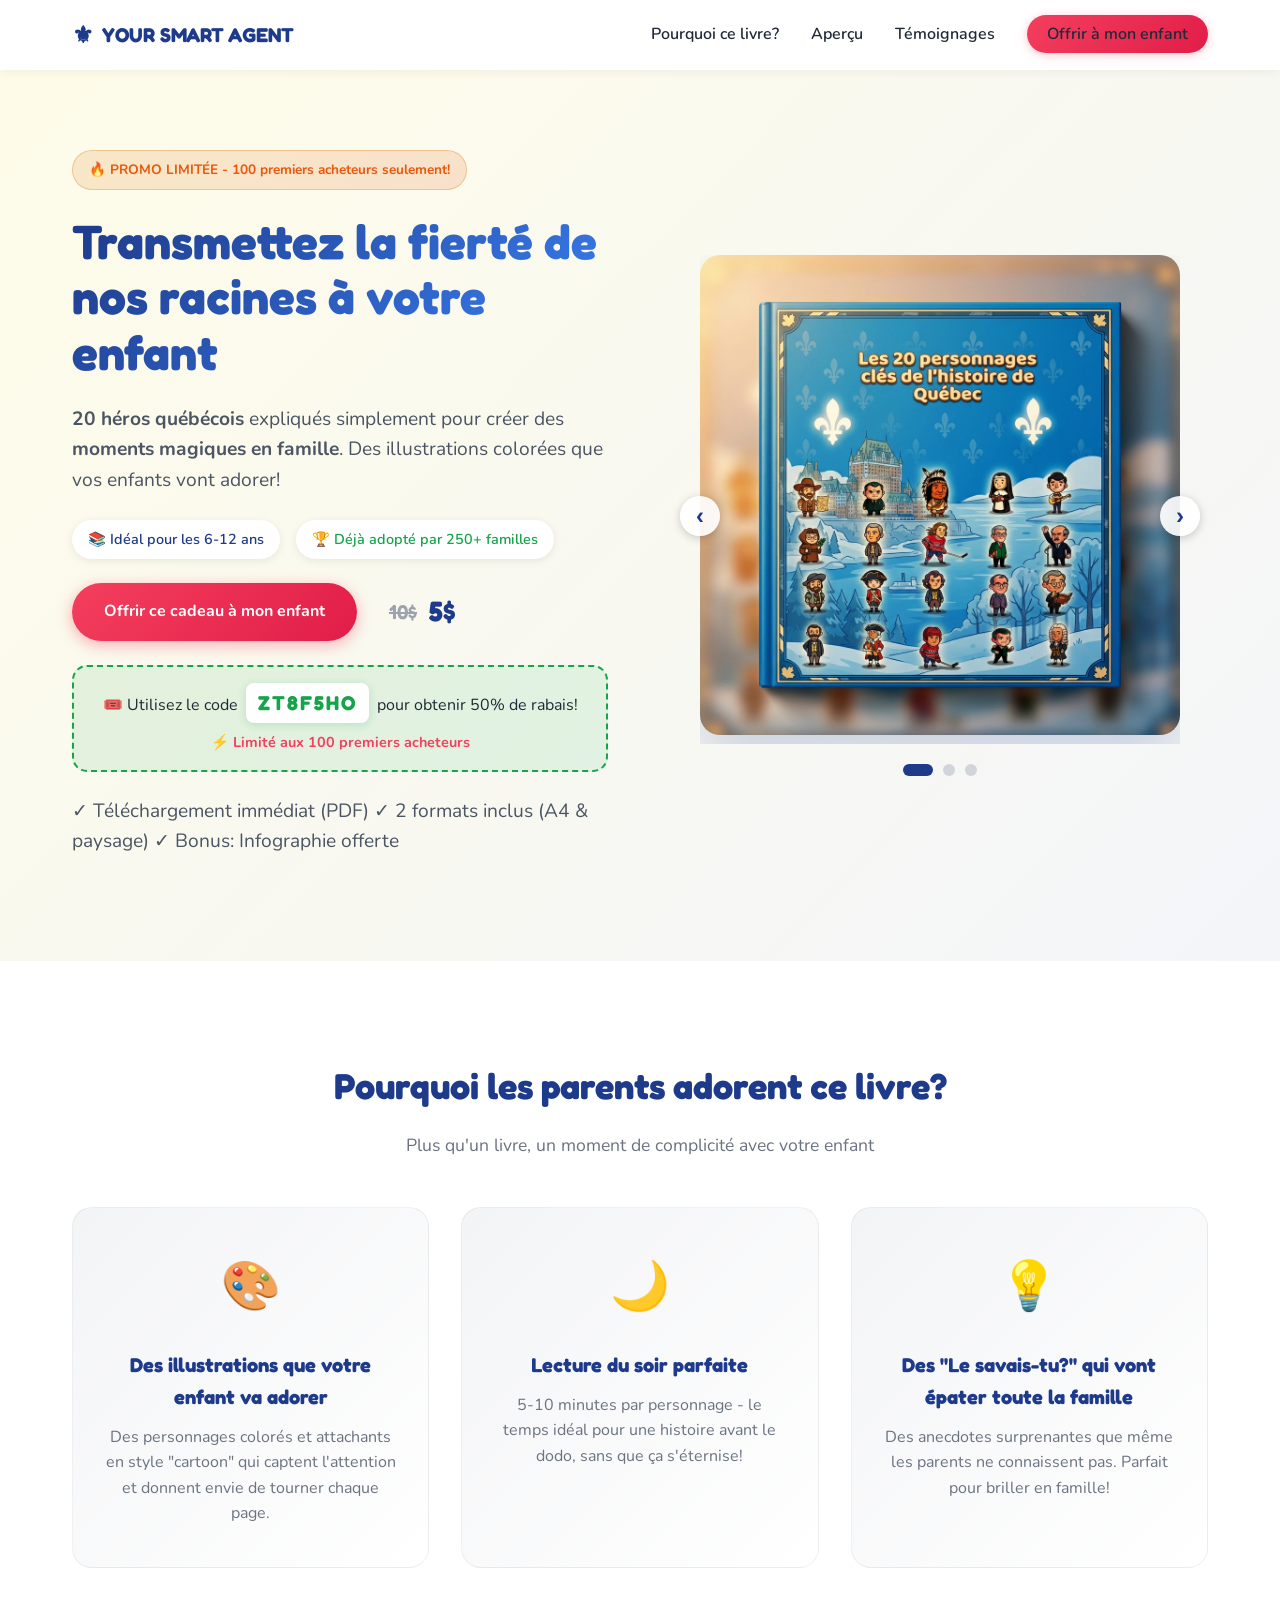
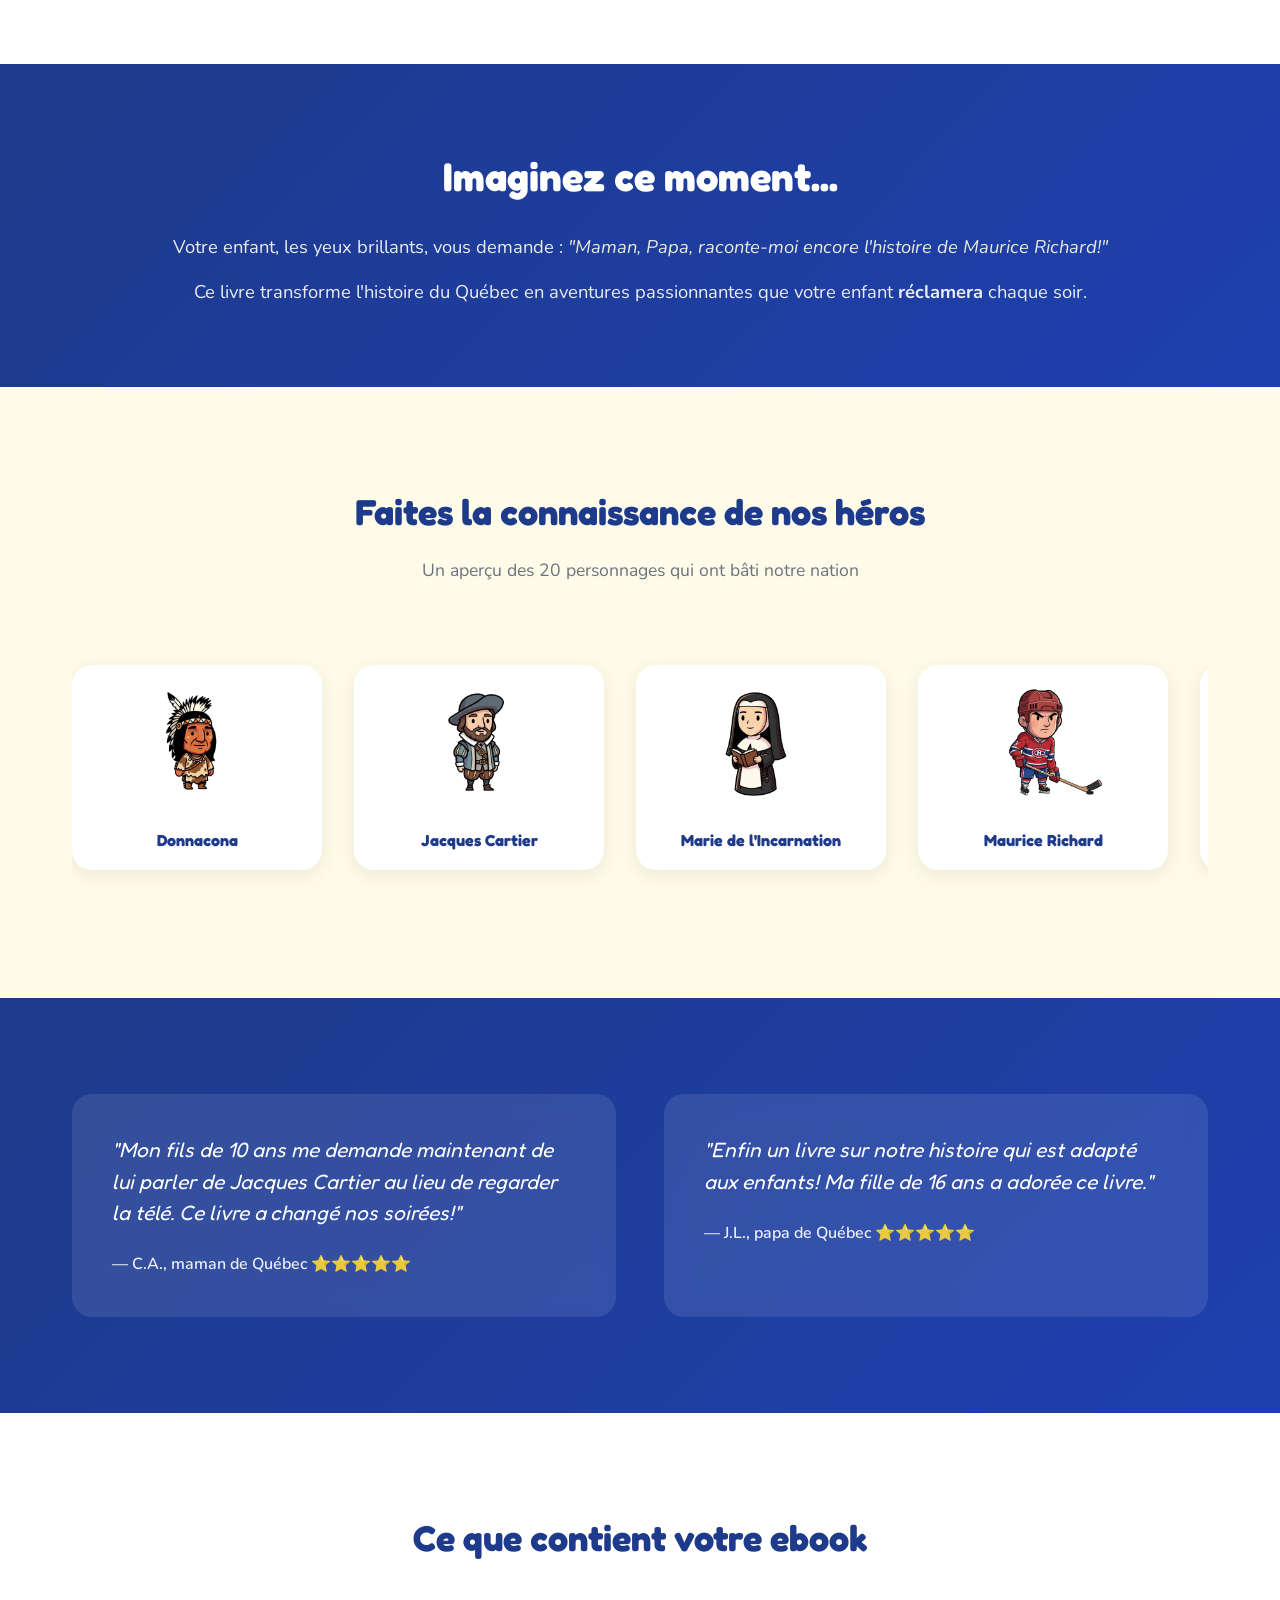
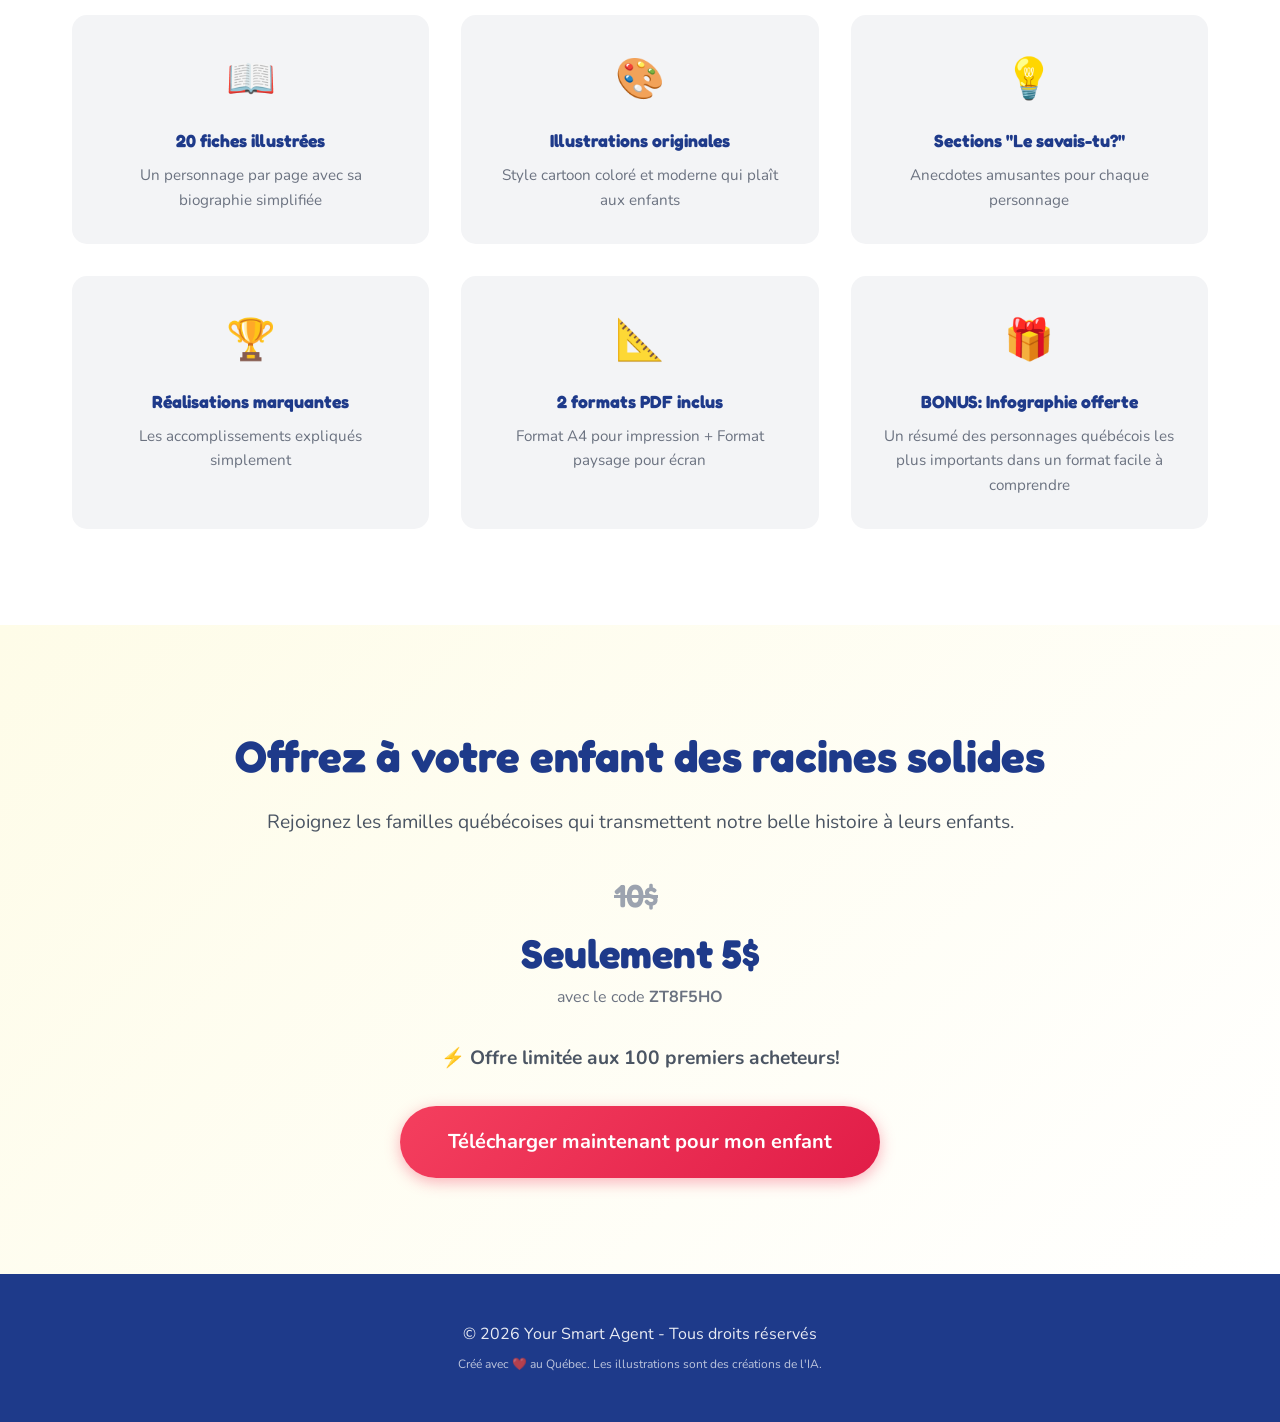
<file: ebook/index.html>
<!DOCTYPE html>
<html lang="fr">

<head>
    <meta charset="UTF-8">
    <meta name="viewport" content="width=device-width, initial-scale=1.0">
    <title>20 Personnages Clés de l'Histoire du Québec | Ebook Illustré pour Enfants</title>
    <meta name="description"
        content="Transmettez la fierté de nos racines à votre enfant. 20 héros québécois expliqués simplement pour créer des moments magiques en famille. Idéal 6-12 ans.">
    <link rel="stylesheet" href="style.css">
    <link rel="preconnect" href="https://fonts.googleapis.com">
    <link rel="preconnect" href="https://fonts.gstatic.com" crossorigin>
    <link
        href="https://fonts.googleapis.com/css2?family=Fredoka:wght@300..700&family=Nunito:ital,wght@0,200..1000;1,200..1000&display=swap"
        rel="stylesheet">

    <!-- Google tag (gtag.js) -->
    <script async src="https://www.googletagmanager.com/gtag/js?id=G-PY5T7MBMWX"></script>
    <script>
        window.dataLayer = window.dataLayer || [];
        function gtag() { dataLayer.push(arguments); }
        gtag('js', new Date());

        gtag('config', 'G-PY5T7MBMWX');
    </script>
</head>

<body>
    <nav class="navbar">
        <div class="container">
            <div class="logo">
                <span class="fleur-de-lys">⚜</span> YOUR SMART AGENT
            </div>
            <ul class="nav-links">
                <li><a href="#about">Pourquoi ce livre?</a></li>
                <li><a href="#previews">Aperçu</a></li>
                <li><a href="#testimonials">Témoignages</a></li>
                <li><a href="https://yoursmartagent.gumroad.com/l/ebook-histoire-quebec" class="btn-primary-sm">Offrir à
                        mon enfant</a></li>
            </ul>
        </div>
    </nav>

    <header class="hero">
        <div class="container hero-split">
            <div class="hero-content">
                <span class="badge">🔥 PROMO LIMITÉE - 100 premiers acheteurs seulement!</span>
                <h1>Transmettez la fierté de nos racines à votre enfant</h1>
                <p><strong>20 héros québécois</strong> expliqués simplement pour créer des <strong>moments magiques en
                        famille</strong>. Des illustrations colorées que vos enfants vont adorer!</p>

                <div class="trust-badges">
                    <span class="age-badge">📚 Idéal pour les 6-12 ans</span>
                    <span class="social-proof">🏆 Déjà adopté par 250+ familles</span>
                </div>

                <div class="cta-group">
                    <a href="https://yoursmartagent.gumroad.com/l/ebook-histoire-quebec"
                        class="btn-primary pulse">Offrir ce cadeau à mon enfant</a>
                    <div class="price-promo">
                        <span class="price-original">10$</span>
                        <span class="price">5$</span>
                    </div>
                </div>
                <div class="coupon-box">
                    <p>🎟️ Utilisez le code <strong class="coupon-code">ZT8F5HO</strong> pour obtenir 50% de rabais!</p>
                    <p class="coupon-limit">⚡ Limité aux 100 premiers acheteurs</p>
                </div>
                <p class="trust-note text-sm">✓ Téléchargement immédiat (PDF) ✓ 2 formats inclus (A4 & paysage) ✓ Bonus:
                    Infographie offerte</p>

            </div>
            <div class="hero-image">
                <div class="carousel-container">
                    <div class="carousel-slides">
                        <div class="carousel-slide active">
                            <img src="images/thumbnail.png" alt="Couverture de l'Ebook 20 Personnages du Québec"
                                class="floating-mockup">
                        </div>
                        <div class="carousel-slide">
                            <img src="images/Capture-Page-7.PNG" alt="Aperçu page 7 - Exemple de personnage"
                                class="floating-mockup">
                        </div>
                        <div class="carousel-slide">
                            <img src="images/Capture-page-16.PNG" alt="Aperçu page 16 - Exemple de personnage"
                                class="floating-mockup">
                        </div>
                    </div>
                    <button class="carousel-btn carousel-prev" aria-label="Image précédente">‹</button>
                    <button class="carousel-btn carousel-next" aria-label="Image suivante">›</button>
                    <div class="carousel-dots">
                        <span class="dot active" data-slide="0"></span>
                        <span class="dot" data-slide="1"></span>
                        <span class="dot" data-slide="2"></span>
                    </div>
                </div>
            </div>
        </div>
    </header>

    <section id="about" class="features">
        <div class="container">
            <h2 class="section-title text-center">Pourquoi les parents adorent ce livre?</h2>
            <p class="section-subtitle text-center">Plus qu'un livre, un moment de complicité avec votre enfant</p>
            <div class="features-grid">
                <div class="feature-card">
                    <div class="icon">🎨</div>
                    <h3>Des illustrations que votre enfant va adorer</h3>
                    <p>Des personnages colorés et attachants en style "cartoon" qui captent l'attention et donnent envie
                        de tourner chaque page.</p>
                </div>
                <div class="feature-card">
                    <div class="icon">🌙</div>
                    <h3>Lecture du soir parfaite</h3>
                    <p>5-10 minutes par personnage - le temps idéal pour une histoire avant le dodo, sans que ça
                        s'éternise!</p>
                </div>
                <div class="feature-card">
                    <div class="icon">💡</div>
                    <h3>Des "Le savais-tu?" qui vont épater toute la famille</h3>
                    <p>Des anecdotes surprenantes que même les parents ne connaissent pas. Parfait pour briller en
                        famille!</p>
                </div>
            </div>
        </div>
    </section>

    <section class="emotional-section">
        <div class="container text-center">
            <h2>Imaginez ce moment...</h2>
            <p class="emotional-text">Votre enfant, les yeux brillants, vous demande : <em>"Maman, Papa, raconte-moi
                    encore l'histoire de Maurice Richard!"</em></p>
            <p>Ce livre transforme l'histoire du Québec en aventures passionnantes que votre enfant
                <strong>réclamera</strong> chaque soir.
            </p>
        </div>
    </section>

    <section id="previews" class="previews">
        <div class="container">
            <h2 class="section-title text-center">Faites la connaissance de nos héros</h2>
            <p class="section-subtitle text-center">Un aperçu des 20 personnages qui ont bâti notre nation</p>

            <div class="characters-slider">
                <div class="char-preview"><img src="images/char1.png" alt="Donnacona"><span>Donnacona</span></div>
                <div class="char-preview"><img src="images/char2.png" alt="Jacques Cartier"><span>Jacques Cartier</span>
                </div>
                <div class="char-preview"><img src="images/char3.png" alt="Marie de l'Incarnation"><span>Marie de
                        l'Incarnation</span></div>
                <div class="char-preview"><img src="images/char4.png" alt="Maurice Richard"><span>Maurice Richard</span>
                </div>
                <div class="char-preview"><img src="images/char5.png" alt="Guy Lafleur"><span>Guy Lafleur</span></div>
                <div class="char-preview"><img src="images/char6.png" alt="René Lévesque"><span>René Lévesque</span>
                </div>
            </div>
        </div>
    </section>

    <section id="testimonials" class="testimonials">
        <div class="container">
            <div class="testimonials-grid">
                <div class="testimonial-content">
                    <blockquote>
                        "Mon fils de 10 ans me demande maintenant de lui parler de Jacques Cartier au lieu de regarder
                        la
                        télé. Ce livre a changé nos soirées!"
                    </blockquote>
                    <cite>— C.A., maman de Québec ⭐⭐⭐⭐⭐</cite>
                </div>
                <div class="testimonial-content">
                    <blockquote>
                        "Enfin un livre sur notre histoire qui est adapté aux enfants! Ma fille de 16 ans a adorée ce
                        livre."
                    </blockquote>
                    <cite>— J.L., papa de Québec ⭐⭐⭐⭐⭐</cite>
                </div>
            </div>
        </div>
    </section>

    <section class="what-inside">
        <div class="container">
            <h2 class="section-title text-center">Ce que contient votre ebook</h2>
            <div class="inside-grid">
                <div class="inside-item">
                    <span class="inside-icon">📖</span>
                    <h3>20 fiches illustrées</h3>
                    <p>Un personnage par page avec sa biographie simplifiée</p>
                </div>
                <div class="inside-item">
                    <span class="inside-icon">🎨</span>
                    <h3>Illustrations originales</h3>
                    <p>Style cartoon coloré et moderne qui plaît aux enfants</p>
                </div>
                <div class="inside-item">
                    <span class="inside-icon">💡</span>
                    <h3>Sections "Le savais-tu?"</h3>
                    <p>Anecdotes amusantes pour chaque personnage</p>
                </div>
                <div class="inside-item">
                    <span class="inside-icon">🏆</span>
                    <h3>Réalisations marquantes</h3>
                    <p>Les accomplissements expliqués simplement</p>
                </div>
                <div class="inside-item">
                    <span class="inside-icon">📐</span>
                    <h3>2 formats PDF inclus</h3>
                    <p>Format A4 pour impression + Format paysage pour écran</p>
                </div>
                <div class="inside-item">
                    <span class="inside-icon">🎁</span>
                    <h3>BONUS: Infographie offerte</h3>
                    <p>Un résumé des personnages québécois les plus importants dans un format facile à comprendre</p>
                </div>
            </div>
        </div>
    </section>

    <section class="final-cta">
        <div class="container text-center">
            <h2>Offrez à votre enfant des racines solides</h2>
            <p>Rejoignez les familles québécoises qui transmettent notre belle histoire à leurs enfants.</p>
            <div class="final-price">
                <span class="price-original-large">10$</span>
                <span class="price-tag">Seulement 5$</span>
                <span class="price-note">avec le code <strong>ZT8F5HO</strong></span>
            </div>
            <p class="coupon-limit-final">⚡ Offre limitée aux 100 premiers acheteurs!</p>
            <a href="https://yoursmartagent.gumroad.com/l/ebook-histoire-quebec"
                class="btn-primary btn-large pulse">Télécharger maintenant pour mon enfant</a>

        </div>
    </section>

    <footer class="footer">
        <div class="container text-center">
            <p>© 2026 Your Smart Agent - Tous droits réservés</p>
            <p class="text-xs mt-2">Créé avec ❤️ au Québec. Les illustrations sont des créations de l'IA.</p>
        </div>
    </footer>

    <script src="script.js"></script>
</body>

</html>
</file>
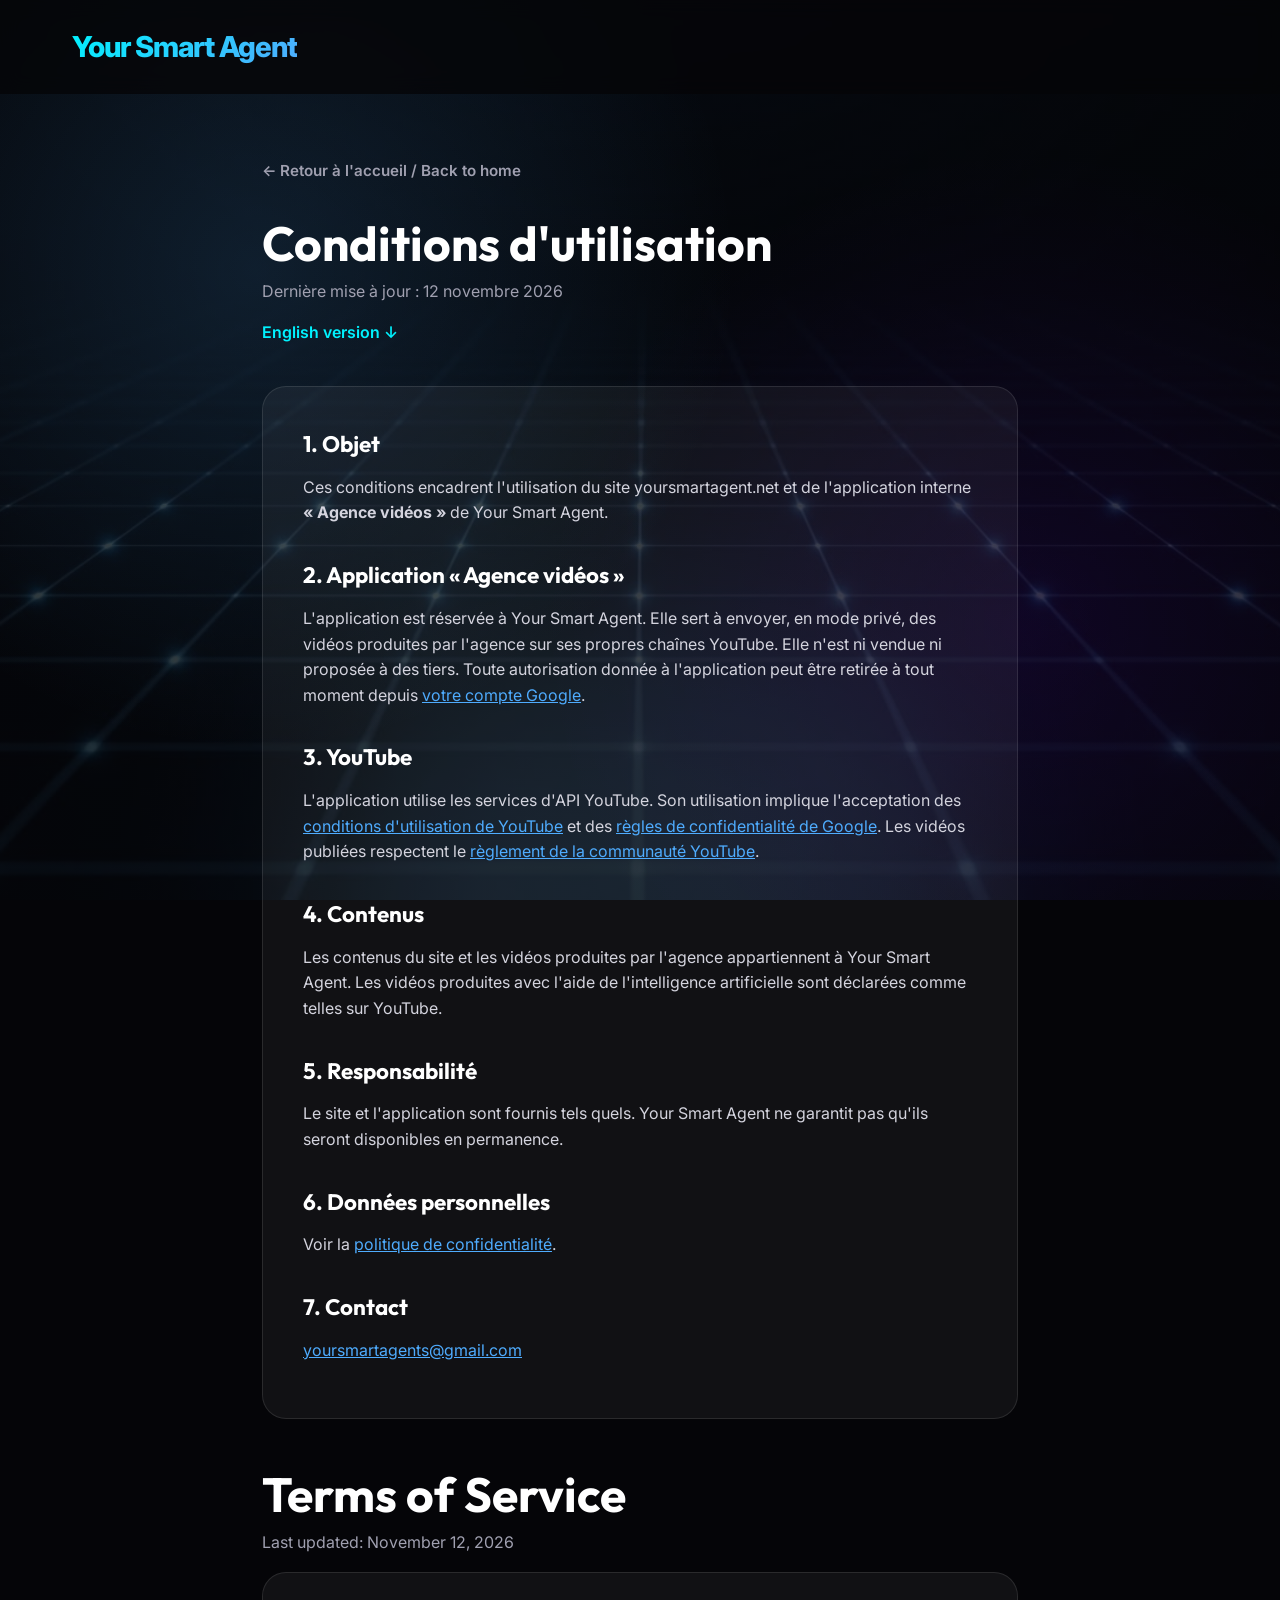
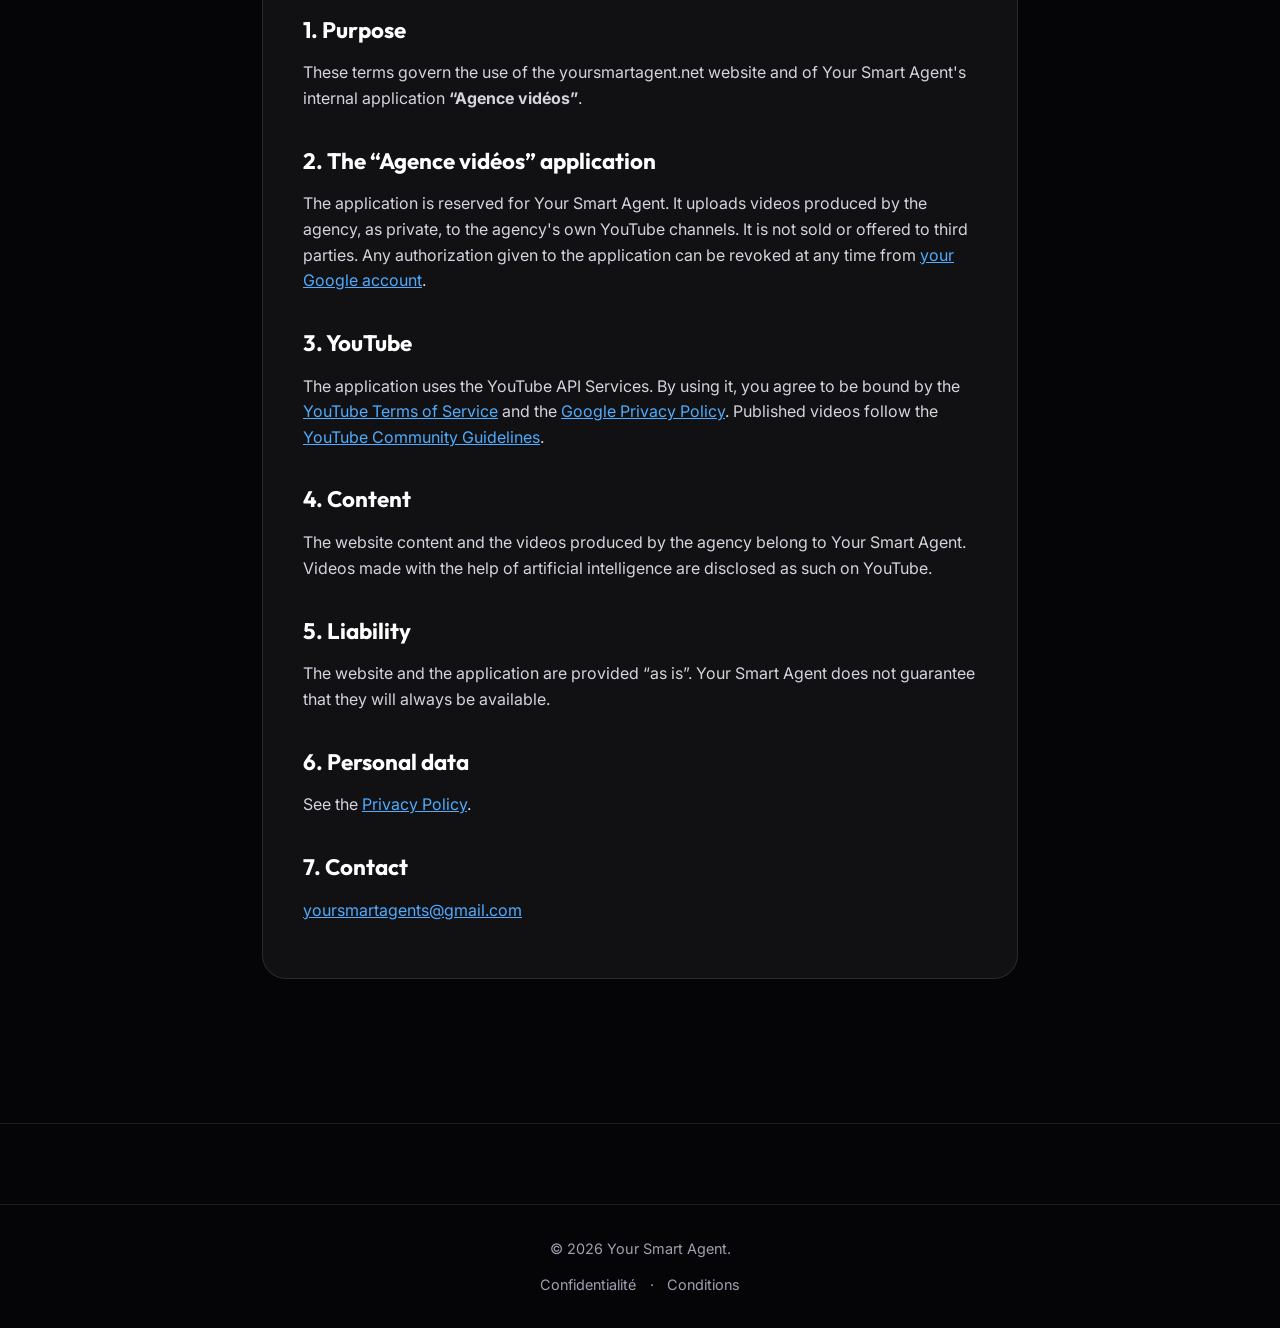
<file: conditions.html>
<!DOCTYPE html>
<html lang="fr">

<head>
    <meta charset="UTF-8">
    <meta name="viewport" content="width=device-width, initial-scale=1.0">
    <title>Conditions d'utilisation | Your Smart Agent</title>
    <meta name="description" content="Conditions d'utilisation du site Your Smart Agent et de l'application « Agence vidéos ».">
    <link rel="stylesheet" href="style.css">
    <link rel="stylesheet" href="legal.css">
    <link rel="preconnect" href="https://fonts.googleapis.com">
    <link rel="preconnect" href="https://fonts.gstatic.com" crossorigin>
    <link href="https://fonts.googleapis.com/css2?family=Inter:wght@300;400;600;800&family=Outfit:wght@400;700&display=swap"
        rel="stylesheet">
</head>

<body>
    <div class="glow-bg"></div>

    <header>
        <nav class="container">
            <div class="logo"><a href="/" style="text-decoration:none"><span class="gradient-text">Your Smart Agent</span></a></div>
        </nav>
    </header>

    <main class="container legal">
        <a class="back" href="/">← Retour à l'accueil / Back to home</a>
        <h1>Conditions d'utilisation</h1>
        <p class="updated">Dernière mise à jour : 12 novembre 2026</p>
        <a class="lang-jump" href="#en">English version ↓</a>

        <article lang="fr">
            <h2>1. Objet</h2>
            <p>Ces conditions encadrent l'utilisation du site yoursmartagent.net et de l'application interne
                <strong>« Agence vidéos »</strong> de Your Smart Agent.</p>

            <h2>2. Application « Agence vidéos »</h2>
            <p>L'application est réservée à Your Smart Agent. Elle sert à envoyer, en mode privé, des vidéos produites
                par l'agence sur ses propres chaînes YouTube. Elle n'est ni vendue ni proposée à des tiers. Toute
                autorisation donnée à l'application peut être retirée à tout moment depuis
                <a href="https://myaccount.google.com/permissions">votre compte Google</a>.</p>

            <h2>3. YouTube</h2>
            <p>L'application utilise les services d'API YouTube. Son utilisation implique l'acceptation des
                <a href="https://www.youtube.com/t/terms">conditions d'utilisation de YouTube</a> et des
                <a href="https://policies.google.com/privacy">règles de confidentialité de Google</a>. Les vidéos
                publiées respectent le <a href="https://www.youtube.com/howyoutubeworks/policies/community-guidelines/">règlement
                de la communauté YouTube</a>.</p>

            <h2>4. Contenus</h2>
            <p>Les contenus du site et les vidéos produites par l'agence appartiennent à Your Smart Agent. Les vidéos
                produites avec l'aide de l'intelligence artificielle sont déclarées comme telles sur YouTube.</p>

            <h2>5. Responsabilité</h2>
            <p>Le site et l'application sont fournis tels quels. Your Smart Agent ne garantit pas qu'ils seront
                disponibles en permanence.</p>

            <h2>6. Données personnelles</h2>
            <p>Voir la <a href="confidentialite.html">politique de confidentialité</a>.</p>

            <h2>7. Contact</h2>
            <p><a href="mailto:yoursmartagents@gmail.com">yoursmartagents@gmail.com</a></p>
        </article>

        <h1 id="en">Terms of Service</h1>
        <p class="updated">Last updated: November 12, 2026</p>

        <article lang="en">
            <h2>1. Purpose</h2>
            <p>These terms govern the use of the yoursmartagent.net website and of Your Smart Agent's internal
                application <strong>“Agence vidéos”</strong>.</p>

            <h2>2. The “Agence vidéos” application</h2>
            <p>The application is reserved for Your Smart Agent. It uploads videos produced by the agency, as private,
                to the agency's own YouTube channels. It is not sold or offered to third parties. Any authorization
                given to the application can be revoked at any time from
                <a href="https://myaccount.google.com/permissions">your Google account</a>.</p>

            <h2>3. YouTube</h2>
            <p>The application uses the YouTube API Services. By using it, you agree to be bound by the
                <a href="https://www.youtube.com/t/terms">YouTube Terms of Service</a> and the
                <a href="https://policies.google.com/privacy">Google Privacy Policy</a>. Published videos follow the
                <a href="https://www.youtube.com/howyoutubeworks/policies/community-guidelines/">YouTube Community
                Guidelines</a>.</p>

            <h2>4. Content</h2>
            <p>The website content and the videos produced by the agency belong to Your Smart Agent. Videos made with
                the help of artificial intelligence are disclosed as such on YouTube.</p>

            <h2>5. Liability</h2>
            <p>The website and the application are provided “as is”. Your Smart Agent does not guarantee that they
                will always be available.</p>

            <h2>6. Personal data</h2>
            <p>See the <a href="confidentialite.html#en">Privacy Policy</a>.</p>

            <h2>7. Contact</h2>
            <p><a href="mailto:yoursmartagents@gmail.com">yoursmartagents@gmail.com</a></p>
        </article>
    </main>

    <footer>
        <div class="footer-bottom">
            <p>&copy; 2026 Your Smart Agent.</p>
            <p class="footer-legal"><a href="confidentialite.html">Confidentialité</a> · <a href="conditions.html">Conditions</a></p>
        </div>
    </footer>
</body>

</html>
</file>
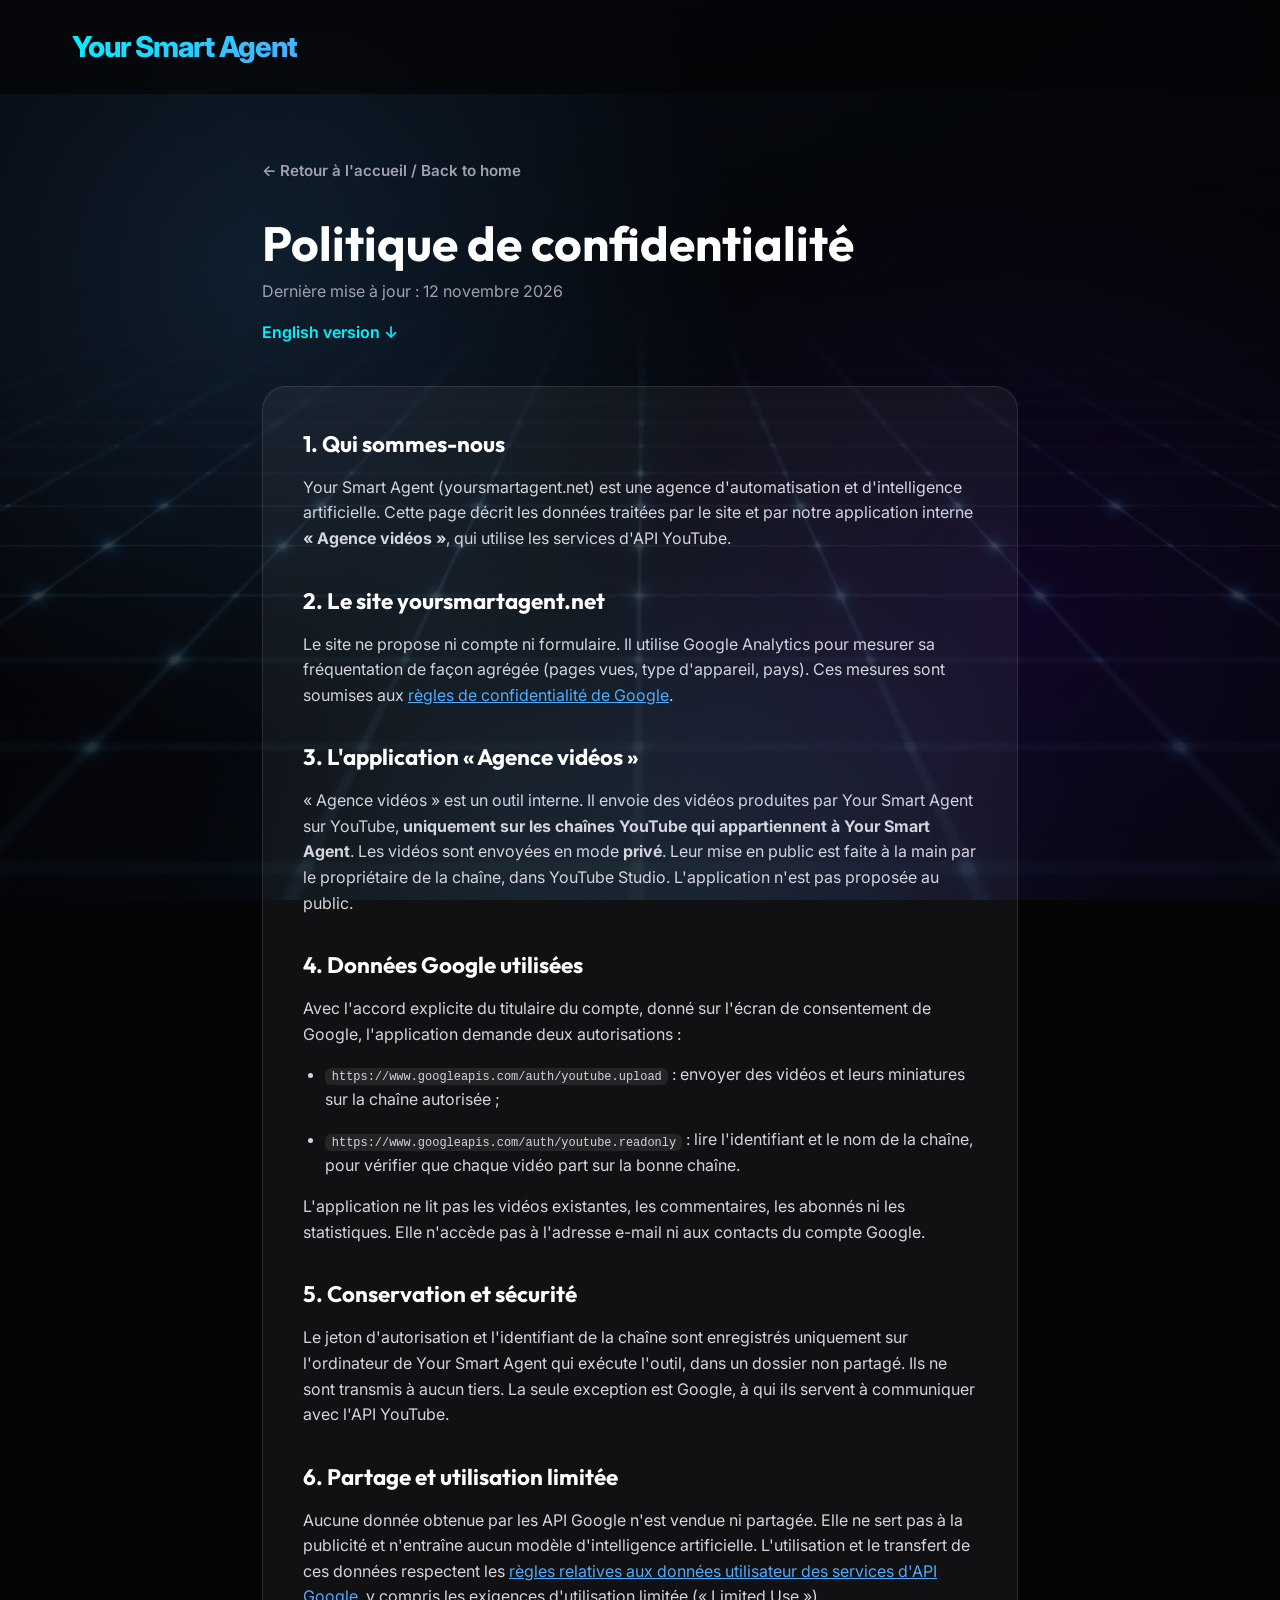
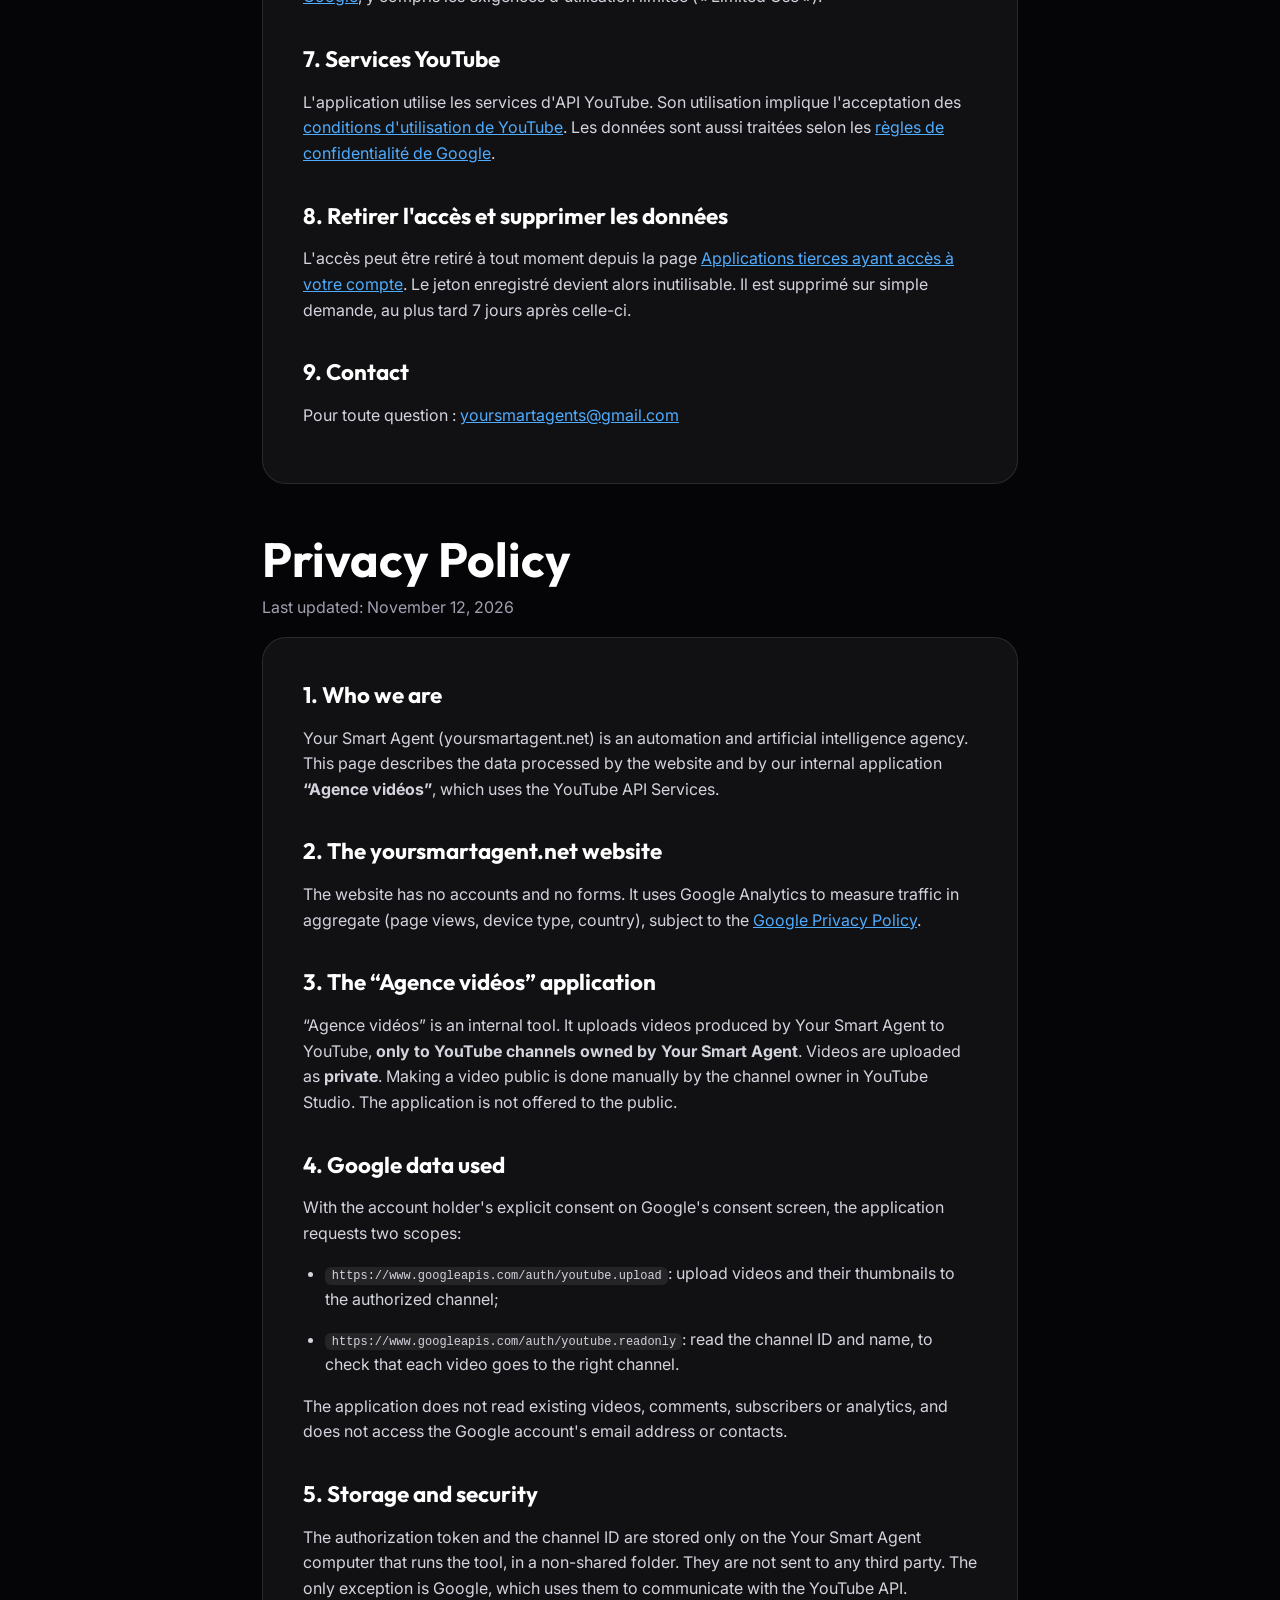
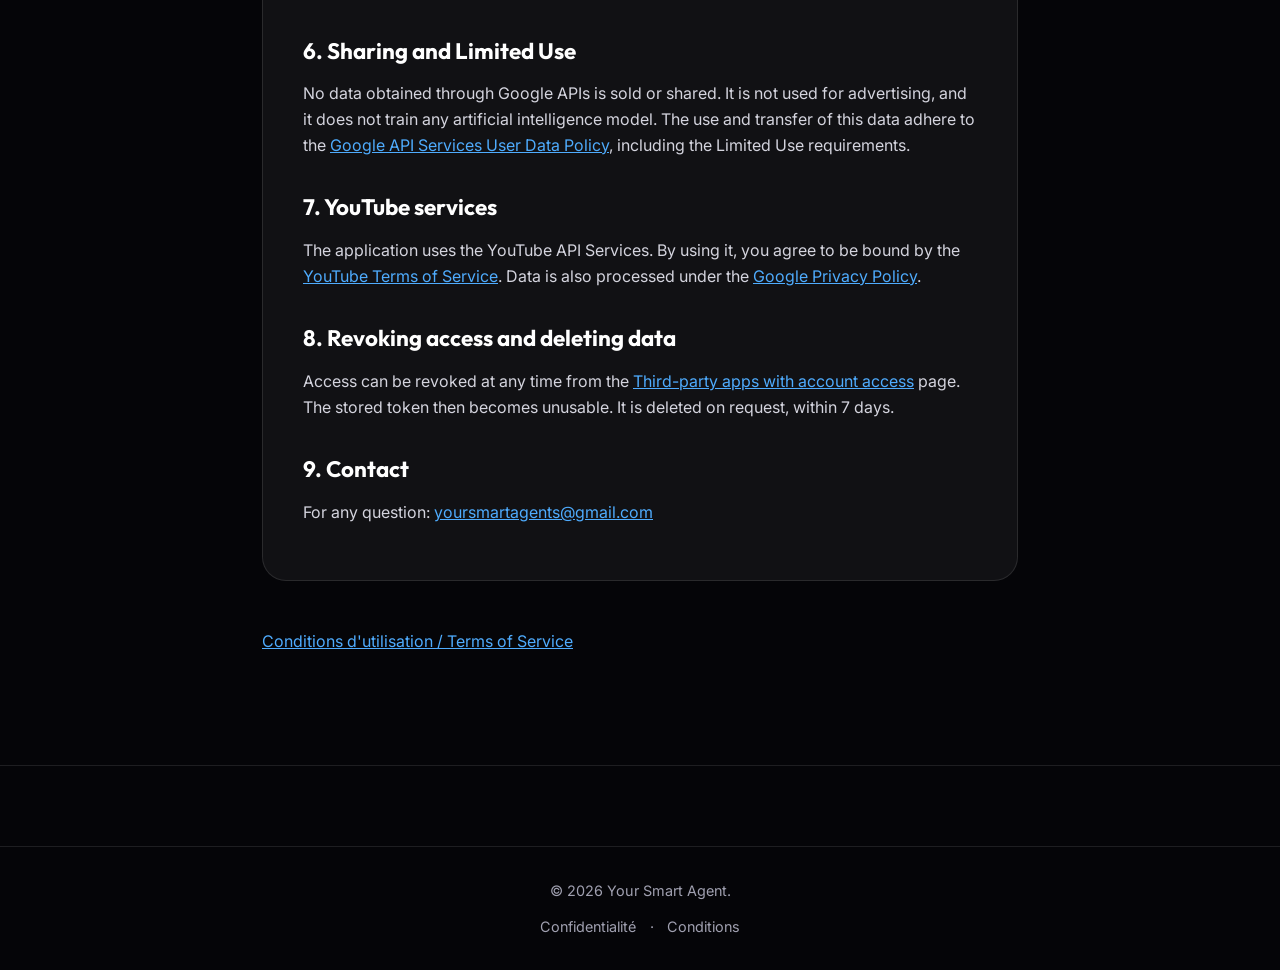
<file: confidentialite.html>
<!DOCTYPE html>
<html lang="fr">

<head>
    <meta charset="UTF-8">
    <meta name="viewport" content="width=device-width, initial-scale=1.0">
    <title>Politique de confidentialité | Your Smart Agent</title>
    <meta name="description"
        content="Politique de confidentialité de Your Smart Agent et de son application « Agence vidéos » (API YouTube).">
    <link rel="stylesheet" href="style.css">
    <link rel="stylesheet" href="legal.css">
    <link rel="preconnect" href="https://fonts.googleapis.com">
    <link rel="preconnect" href="https://fonts.gstatic.com" crossorigin>
    <link href="https://fonts.googleapis.com/css2?family=Inter:wght@300;400;600;800&family=Outfit:wght@400;700&display=swap"
        rel="stylesheet">
</head>

<body>
    <div class="glow-bg"></div>

    <header>
        <nav class="container">
            <div class="logo"><a href="/" style="text-decoration:none"><span class="gradient-text">Your Smart Agent</span></a></div>
        </nav>
    </header>

    <main class="container legal">
        <a class="back" href="/">← Retour à l'accueil / Back to home</a>
        <h1>Politique de confidentialité</h1>
        <p class="updated">Dernière mise à jour : 12 novembre 2026</p>
        <a class="lang-jump" href="#en">English version ↓</a>

        <article lang="fr">
            <h2>1. Qui sommes-nous</h2>
            <p>Your Smart Agent (yoursmartagent.net) est une agence d'automatisation et d'intelligence artificielle.
                Cette page décrit les données traitées par le site et par notre application interne
                <strong>« Agence vidéos »</strong>, qui utilise les services d'API YouTube.</p>

            <h2>2. Le site yoursmartagent.net</h2>
            <p>Le site ne propose ni compte ni formulaire. Il utilise Google Analytics pour mesurer sa fréquentation de
                façon agrégée (pages vues, type d'appareil, pays). Ces mesures sont soumises aux
                <a href="https://policies.google.com/privacy">règles de confidentialité de Google</a>.</p>

            <h2>3. L'application « Agence vidéos »</h2>
            <p>« Agence vidéos » est un outil interne. Il envoie des vidéos produites par Your Smart Agent sur YouTube,
                <strong>uniquement sur les chaînes YouTube qui appartiennent à Your Smart Agent</strong>. Les vidéos
                sont envoyées en mode <strong>privé</strong>. Leur mise en public est faite à la main par le
                propriétaire de la chaîne, dans YouTube Studio. L'application n'est pas proposée au public.</p>

            <h2>4. Données Google utilisées</h2>
            <p>Avec l'accord explicite du titulaire du compte, donné sur l'écran de consentement de Google,
                l'application demande deux autorisations :</p>
            <ul>
                <li><code>https://www.googleapis.com/auth/youtube.upload</code> : envoyer des vidéos et leurs miniatures
                    sur la chaîne autorisée ;</li>
                <li><code>https://www.googleapis.com/auth/youtube.readonly</code> : lire l'identifiant et le nom de la
                    chaîne, pour vérifier que chaque vidéo part sur la bonne chaîne.</li>
            </ul>
            <p>L'application ne lit pas les vidéos existantes, les commentaires, les abonnés ni les statistiques. Elle
                n'accède pas à l'adresse e-mail ni aux contacts du compte Google.</p>

            <h2>5. Conservation et sécurité</h2>
            <p>Le jeton d'autorisation et l'identifiant de la chaîne sont enregistrés uniquement sur l'ordinateur de
                Your Smart Agent qui exécute l'outil, dans un dossier non partagé. Ils ne sont transmis à aucun tiers.
                La seule exception est Google, à qui ils servent à communiquer avec l'API YouTube.</p>

            <h2>6. Partage et utilisation limitée</h2>
            <p>Aucune donnée obtenue par les API Google n'est vendue ni partagée. Elle ne sert pas à la publicité et
                n'entraîne aucun modèle d'intelligence artificielle. L'utilisation et le transfert de ces données
                respectent les <a href="https://developers.google.com/terms/api-services-user-data-policy">règles
                relatives aux données utilisateur des services d'API Google</a>, y compris les exigences
                d'utilisation limitée (« Limited Use »).</p>

            <h2>7. Services YouTube</h2>
            <p>L'application utilise les services d'API YouTube. Son utilisation implique l'acceptation des
                <a href="https://www.youtube.com/t/terms">conditions d'utilisation de YouTube</a>. Les données sont
                aussi traitées selon les <a href="https://policies.google.com/privacy">règles de confidentialité de
                Google</a>.</p>

            <h2>8. Retirer l'accès et supprimer les données</h2>
            <p>L'accès peut être retiré à tout moment depuis la page
                <a href="https://myaccount.google.com/permissions">Applications tierces ayant accès à votre compte</a>.
                Le jeton enregistré devient alors inutilisable. Il est supprimé sur simple demande, au plus tard
                7 jours après celle-ci.</p>

            <h2>9. Contact</h2>
            <p>Pour toute question : <a href="mailto:yoursmartagents@gmail.com">yoursmartagents@gmail.com</a></p>
        </article>

        <h1 id="en">Privacy Policy</h1>
        <p class="updated">Last updated: November 12, 2026</p>

        <article lang="en">
            <h2>1. Who we are</h2>
            <p>Your Smart Agent (yoursmartagent.net) is an automation and artificial intelligence agency. This page
                describes the data processed by the website and by our internal application
                <strong>“Agence vidéos”</strong>, which uses the YouTube API Services.</p>

            <h2>2. The yoursmartagent.net website</h2>
            <p>The website has no accounts and no forms. It uses Google Analytics to measure traffic in aggregate (page
                views, device type, country), subject to the
                <a href="https://policies.google.com/privacy">Google Privacy Policy</a>.</p>

            <h2>3. The “Agence vidéos” application</h2>
            <p>“Agence vidéos” is an internal tool. It uploads videos produced by Your Smart Agent to YouTube,
                <strong>only to YouTube channels owned by Your Smart Agent</strong>. Videos are uploaded as
                <strong>private</strong>. Making a video public is done manually by the channel owner in YouTube
                Studio. The application is not offered to the public.</p>

            <h2>4. Google data used</h2>
            <p>With the account holder's explicit consent on Google's consent screen, the application requests two
                scopes:</p>
            <ul>
                <li><code>https://www.googleapis.com/auth/youtube.upload</code>: upload videos and their thumbnails
                    to the authorized channel;</li>
                <li><code>https://www.googleapis.com/auth/youtube.readonly</code>: read the channel ID and name, to
                    check that each video goes to the right channel.</li>
            </ul>
            <p>The application does not read existing videos, comments, subscribers or analytics, and does not access
                the Google account's email address or contacts.</p>

            <h2>5. Storage and security</h2>
            <p>The authorization token and the channel ID are stored only on the Your Smart Agent computer that runs
                the tool, in a non-shared folder. They are not sent to any third party. The only exception is Google,
                which uses them to communicate with the YouTube API.</p>

            <h2>6. Sharing and Limited Use</h2>
            <p>No data obtained through Google APIs is sold or shared. It is not used for advertising, and it does not
                train any artificial intelligence model. The use and transfer of this data adhere to the
                <a href="https://developers.google.com/terms/api-services-user-data-policy">Google API Services User
                Data Policy</a>, including the Limited Use requirements.</p>

            <h2>7. YouTube services</h2>
            <p>The application uses the YouTube API Services. By using it, you agree to be bound by the
                <a href="https://www.youtube.com/t/terms">YouTube Terms of Service</a>. Data is also processed under
                the <a href="https://policies.google.com/privacy">Google Privacy Policy</a>.</p>

            <h2>8. Revoking access and deleting data</h2>
            <p>Access can be revoked at any time from the
                <a href="https://myaccount.google.com/permissions">Third-party apps with account access</a> page. The
                stored token then becomes unusable. It is deleted on request, within 7 days.</p>

            <h2>9. Contact</h2>
            <p>For any question: <a href="mailto:yoursmartagents@gmail.com">yoursmartagents@gmail.com</a></p>
        </article>

        <p><a href="conditions.html">Conditions d'utilisation / Terms of Service</a></p>
    </main>

    <footer>
        <div class="footer-bottom">
            <p>&copy; 2026 Your Smart Agent.</p>
            <p class="footer-legal"><a href="confidentialite.html">Confidentialité</a> · <a href="conditions.html">Conditions</a></p>
        </div>
    </footer>
</body>

</html>
</file>
<file: ebook/style.css>
:root {
    --primary: #1e3a8a;
    /* Quebec Blue */
    --accent: #d97706;
    /* Gold */
    --coral: #f43f5e;
    /* Coral */
    --cream: #fefce8;
    /* Cream */
    --warm-orange: #ea580c;
    /* Warm Orange for family feel */
    --text: #1f2937;
    --white: #ffffff;
    --light-bg: #f3f4f6;
    --success: #16a34a;
    /* Green for guarantees */
    --transition: all 0.3s ease;
}

* {
    margin: 0;
    padding: 0;
    box-sizing: border-box;
}

body {
    font-family: 'Nunito', sans-serif;
    color: var(--text);
    line-height: 1.6;
    overflow-x: hidden;
}

h1,
h2,
h3 {
    font-family: 'Fredoka', sans-serif;
    color: var(--primary);
}

.container {
    max-width: 1200px;
    margin: 0 auto;
    padding: 0 2rem;
}

.text-center {
    text-align: center;
}

.text-xs {
    font-size: 0.75rem;
}

.text-sm {
    font-size: 0.875rem;
}

.mt-2 {
    margin-top: 0.5rem;
}

/* NAVBAR */
.navbar {
    background: var(--white);
    padding: 1rem 0;
    position: sticky;
    top: 0;
    z-index: 1000;
    box-shadow: 0 2px 10px rgba(0, 0, 0, 0.05);
}

.navbar .container {
    display: flex;
    justify-content: space-between;
    align-items: center;
}

.logo {
    font-family: 'Fredoka', sans-serif;
    font-weight: 700;
    font-size: 1.25rem;
    color: var(--primary);
    display: flex;
    align-items: center;
    gap: 0.5rem;
}

.fleur-de-lys {
    color: var(--primary);
    font-size: 1.5rem;
}

.nav-links {
    list-style: none;
    display: flex;
    gap: 2rem;
    align-items: center;
}

.nav-links a {
    text-decoration: none;
    color: var(--text);
    font-weight: 600;
    transition: var(--transition);
}

.nav-links a:hover {
    color: var(--primary);
}

/* BUTTONS */
.btn-primary {
    background: linear-gradient(135deg, var(--coral) 0%, #e11d48 100%);
    color: var(--white);
    padding: 1rem 2rem;
    border-radius: 50px;
    text-decoration: none;
    font-weight: 700;
    display: inline-block;
    transition: var(--transition);
    box-shadow: 0 4px 15px rgba(244, 63, 94, 0.4);
}

.btn-primary:hover {
    transform: translateY(-3px);
    box-shadow: 0 8px 25px rgba(244, 63, 94, 0.5);
}

.btn-primary.pulse {
    animation: pulse 2s infinite;
}

@keyframes pulse {

    0%,
    100% {
        box-shadow: 0 4px 15px rgba(244, 63, 94, 0.4);
    }

    50% {
        box-shadow: 0 4px 30px rgba(244, 63, 94, 0.6);
    }
}

.btn-primary-sm {
    background: linear-gradient(135deg, var(--coral) 0%, #e11d48 100%);
    color: var(--white);
    padding: 0.5rem 1.25rem;
    border-radius: 50px;
    text-decoration: none;
    font-weight: 700;
    transition: var(--transition);
    box-shadow: 0 2px 10px rgba(244, 63, 94, 0.3);
}

.btn-primary-sm:hover {
    transform: translateY(-2px);
    box-shadow: 0 4px 15px rgba(244, 63, 94, 0.4);
}

.btn-large {
    font-size: 1.25rem;
    padding: 1.25rem 3rem;
}

/* HERO */
.hero {
    padding: 5rem 0;
    background: linear-gradient(135deg, var(--cream) 0%, rgba(30, 58, 138, 0.05) 100%);
    overflow: hidden;
}

.hero-split {
    display: grid;
    grid-template-columns: 1fr 1fr;
    gap: 4rem;
    align-items: center;
}

.badge {
    background: linear-gradient(135deg, rgba(217, 119, 6, 0.15) 0%, rgba(234, 88, 12, 0.15) 100%);
    color: var(--warm-orange);
    padding: 0.5rem 1rem;
    border-radius: 50px;
    font-weight: 700;
    font-size: 0.85rem;
    display: inline-block;
    margin-bottom: 1.5rem;
    border: 1px solid rgba(217, 119, 6, 0.3);
}

.hero h1 {
    font-size: 3rem;
    line-height: 1.15;
    margin-bottom: 1.5rem;
    background: linear-gradient(135deg, var(--primary) 0%, #3b82f6 100%);
    -webkit-background-clip: text;
    -webkit-text-fill-color: transparent;
    background-clip: text;
}

.hero p {
    font-size: 1.2rem;
    margin-bottom: 1.5rem;
    color: #4b5563;
}

.trust-badges {
    display: flex;
    gap: 1rem;
    margin-bottom: 1.5rem;
    flex-wrap: wrap;
}

.age-badge,
.social-proof {
    background: var(--white);
    padding: 0.5rem 1rem;
    border-radius: 50px;
    font-size: 0.9rem;
    font-weight: 600;
    color: var(--primary);
    box-shadow: 0 2px 8px rgba(0, 0, 0, 0.08);
}

.social-proof {
    color: var(--success);
}

.cta-group {
    display: flex;
    align-items: center;
    gap: 2rem;
    margin-bottom: 1.5rem;
}

.price {
    font-family: 'Fredoka', sans-serif;
    font-size: 1.75rem;
    color: var(--primary);
    font-weight: 700;
}

.trust-note {
    color: #6b7280;
}

.guarantee {
    color: var(--success);
    font-weight: 600;
    font-size: 0.95rem;
}

/* PROMO STYLES */
.price-promo {
    display: flex;
    align-items: center;
    gap: 0.75rem;
}

.price-original {
    font-family: 'Fredoka', sans-serif;
    font-size: 1.25rem;
    color: #9ca3af;
    text-decoration: line-through;
    font-weight: 600;
}

.coupon-box {
    background: linear-gradient(135deg, rgba(22, 163, 74, 0.1) 0%, rgba(34, 197, 94, 0.1) 100%);
    border: 2px dashed var(--success);
    border-radius: 15px;
    padding: 1rem 1.5rem;
    margin-bottom: 1.5rem;
    text-align: center;
}

.coupon-box p {
    margin: 0;
    font-size: 1rem;
    color: var(--text);
}

.coupon-code {
    font-family: 'Fredoka', sans-serif;
    font-size: 1.25rem;
    color: var(--success);
    background: var(--white);
    padding: 0.25rem 0.75rem;
    border-radius: 8px;
    letter-spacing: 2px;
    display: inline-block;
    margin: 0 0.25rem;
    box-shadow: 0 2px 8px rgba(22, 163, 74, 0.2);
    animation: pulse-code 2s infinite;
}

@keyframes pulse-code {

    0%,
    100% {
        box-shadow: 0 2px 8px rgba(22, 163, 74, 0.2);
    }

    50% {
        box-shadow: 0 2px 20px rgba(22, 163, 74, 0.4);
    }
}

.coupon-limit {
    font-size: 0.9rem !important;
    color: var(--coral) !important;
    font-weight: 700;
    margin-top: 0.5rem !important;
}

.price-original-large {
    font-family: 'Fredoka', sans-serif;
    font-size: 2rem;
    color: #9ca3af;
    text-decoration: line-through;
    font-weight: 600;
    margin-right: 0.5rem;
}

.coupon-limit-final {
    color: var(--coral);
    font-weight: 700;
    font-size: 1.1rem;
    margin-bottom: 1.5rem;
}

.floating-mockup {
    width: 100%;
    max-width: 480px;
    border-radius: 20px;
    box-shadow: 0 30px 60px rgba(30, 58, 138, 0.2);
    animation: floating 4s ease-in-out infinite;
}

@keyframes floating {

    0%,
    100% {
        transform: translateY(0);
    }

    50% {
        transform: translateY(-15px);
    }
}

/* CAROUSEL STYLES */
.carousel-container {
    position: relative;
    width: 100%;
    max-width: 480px;
    margin: 0 auto;
}

.carousel-slides {
    position: relative;
    width: 100%;
    overflow: hidden;
}

.carousel-slide {
    display: none;
    width: 100%;
}

.carousel-slide.active {
    display: block;
    animation: fadeIn 0.5s ease-in-out;
}

@keyframes fadeIn {
    from {
        opacity: 0;
    }

    to {
        opacity: 1;
    }
}

.carousel-btn {
    position: absolute;
    top: 50%;
    transform: translateY(-50%);
    background: rgba(255, 255, 255, 0.9);
    border: none;
    border-radius: 50%;
    width: 40px;
    height: 40px;
    font-size: 24px;
    cursor: pointer;
    z-index: 10;
    transition: var(--transition);
    box-shadow: 0 2px 10px rgba(0, 0, 0, 0.2);
    color: var(--primary);
    font-weight: bold;
}

.carousel-btn:hover {
    background: var(--white);
    transform: translateY(-50%) scale(1.1);
}

.carousel-prev {
    left: -20px;
}

.carousel-next {
    right: -20px;
}

.carousel-dots {
    display: flex;
    justify-content: center;
    gap: 10px;
    margin-top: 20px;
}

.dot {
    width: 12px;
    height: 12px;
    border-radius: 50%;
    background: #d1d5db;
    cursor: pointer;
    transition: var(--transition);
}

.dot.active {
    background: var(--primary);
    width: 30px;
    border-radius: 6px;
}

.dot:hover {
    background: #9ca3af;
}

/* FEATURES */
.features {
    padding: 6rem 0;
    background: var(--white);
}

.section-title {
    font-size: 2.25rem;
    margin-bottom: 1rem;
}

.section-subtitle {
    font-size: 1.1rem;
    color: #6b7280;
    margin-bottom: 3rem;
}

.features-grid {
    display: grid;
    grid-template-columns: repeat(3, 1fr);
    gap: 2rem;
}

.feature-card {
    padding: 2.5rem 2rem;
    background: linear-gradient(135deg, var(--light-bg) 0%, var(--white) 100%);
    border-radius: 20px;
    text-align: center;
    transition: var(--transition);
    border: 1px solid rgba(0, 0, 0, 0.05);
}

.feature-card:hover {
    transform: translateY(-5px);
    box-shadow: 0 15px 40px rgba(0, 0, 0, 0.08);
}

.feature-card .icon {
    font-size: 3rem;
    margin-bottom: 1.5rem;
}

.feature-card h3 {
    font-size: 1.25rem;
    margin-bottom: 0.75rem;
}

.feature-card p {
    color: #6b7280;
}

/* EMOTIONAL SECTION */
.emotional-section {
    padding: 5rem 0;
    background: linear-gradient(135deg, var(--primary) 0%, #1e40af 100%);
    color: var(--white);
}

.emotional-section h2 {
    color: var(--white);
    font-size: 2.5rem;
    margin-bottom: 1.5rem;
}

.emotional-text {
    font-size: 1.5rem;
    margin-bottom: 1rem;
    opacity: 0.95;
}

.emotional-section em {
    font-style: italic;
    color: var(--cream);
}

.emotional-section p {
    font-size: 1.15rem;
    opacity: 0.9;
}

/* PREVIEWS */
.previews {
    padding: 6rem 0;
    background: var(--cream);
}

.characters-slider {
    display: flex;
    overflow-x: auto;
    gap: 2rem;
    padding: 2rem 0;
    scrollbar-width: none;
}

.characters-slider::-webkit-scrollbar {
    display: none;
}

.char-preview {
    flex: 0 0 250px;
    background: var(--white);
    padding: 1rem;
    border-radius: 20px;
    text-align: center;
    box-shadow: 0 5px 20px rgba(0, 0, 0, 0.08);
    transition: var(--transition);
}

.char-preview:hover {
    transform: scale(1.05);
}

.char-preview img {
    width: 100%;
    border-radius: 15px;
    margin-bottom: 1rem;
}

.char-preview span {
    font-family: 'Fredoka', sans-serif;
    font-weight: 700;
    color: var(--primary);
}

/* TESTIMONIALS */
.testimonials {
    padding: 6rem 0;
    background: linear-gradient(135deg, var(--primary) 0%, #1e40af 100%);
    color: var(--white);
}

.testimonials-grid {
    display: grid;
    grid-template-columns: repeat(2, 1fr);
    gap: 3rem;
}

.testimonial-content {
    background: rgba(255, 255, 255, 0.1);
    padding: 2.5rem;
    border-radius: 20px;
    backdrop-filter: blur(10px);
}

.testimonial-content blockquote {
    font-family: 'Fredoka', sans-serif;
    font-size: 1.3rem;
    font-style: italic;
    margin-bottom: 1.5rem;
    line-height: 1.5;
}

.testimonial-content cite {
    font-style: normal;
    font-weight: 600;
    opacity: 0.9;
    font-size: 1rem;
}

/* WHAT'S INSIDE */
.what-inside {
    padding: 6rem 0;
    background: var(--white);
}

.inside-grid {
    display: grid;
    grid-template-columns: repeat(3, 1fr);
    gap: 2rem;
    margin-top: 3rem;
}

.inside-item {
    text-align: center;
    padding: 2rem;
    background: var(--light-bg);
    border-radius: 15px;
    transition: var(--transition);
}

.inside-item:hover {
    background: var(--cream);
}

.inside-icon {
    font-size: 2.5rem;
    display: block;
    margin-bottom: 1rem;
}

.inside-item h3 {
    font-size: 1.1rem;
    margin-bottom: 0.5rem;
}

.inside-item p {
    font-size: 0.95rem;
    color: #6b7280;
}

/* FINAL CTA */
.final-cta {
    padding: 6rem 0;
    background: linear-gradient(135deg, var(--cream) 0%, var(--white) 100%);
}

.final-cta h2 {
    font-size: 2.75rem;
    margin-bottom: 1rem;
}

.final-cta p {
    font-size: 1.2rem;
    margin-bottom: 2rem;
    color: #4b5563;
}

.final-price {
    margin-bottom: 2rem;
}

.price-tag {
    font-family: 'Fredoka', sans-serif;
    font-size: 2.5rem;
    color: var(--primary);
    font-weight: 700;
    display: block;
}

.price-note {
    font-size: 1rem;
    color: #6b7280;
}

/* FOOTER */
.footer {
    padding: 3rem 0;
    background: var(--primary);
    color: var(--white);
}

.footer p {
    opacity: 0.9;
}

.footer .text-xs {
    opacity: 0.7;
}

/* RESPONSIVE */
@media (max-width: 968px) {
    .hero-split {
        grid-template-columns: 1fr;
        text-align: center;
    }

    .hero h1 {
        font-size: 2.25rem;
    }

    .hero-image {
        order: -1;
    }

    .floating-mockup {
        max-width: 350px;
        margin: 0 auto;
    }

    .trust-badges {
        justify-content: center;
    }

    .cta-group {
        justify-content: center;
        flex-direction: column;
    }

    .features-grid,
    .inside-grid {
        grid-template-columns: 1fr;
    }

    .testimonials-grid {
        grid-template-columns: 1fr;
    }

    .nav-links {
        display: none;
    }

    .emotional-text {
        font-size: 1.25rem;
    }

    .final-cta h2 {
        font-size: 2rem;
    }
}

@media (max-width: 480px) {
    .hero h1 {
        font-size: 1.85rem;
    }

    .section-title {
        font-size: 1.75rem;
    }

    .btn-large {
        font-size: 1rem;
        padding: 1rem 2rem;
    }
}
</file>
<file: style.css>
:root {
    --bg-color: #050508;
    --surface-color: rgba(255, 255, 255, 0.05);
    --primary-gradient: linear-gradient(135deg, #00f2fe 0%, #4facfe 100%);
    --accent-gradient: linear-gradient(135deg, #7000ff 0%, #aa00ff 100%);
    --text-primary: #ffffff;
    --text-secondary: #a0a0b0;
    --border-color: rgba(255, 255, 255, 0.1);
    --glass-blur: 12px;
}

* {
    margin: 0;
    padding: 0;
    box-sizing: border-box;
}

html {
    scroll-behavior: smooth;
}

body {
    font-family: 'Inter', sans-serif;
    background-color: var(--bg-color);
    color: var(--text-primary);
    line-height: 1.6;
    overflow-x: hidden;
}

h1,
h2,
h3 {
    font-family: 'Outfit', sans-serif;
    font-weight: 700;
}

.container {
    max-width: 1200px;
    margin: 0 auto;
    padding: 0 2rem;
}

.gradient-text {
    background: var(--primary-gradient);
    -webkit-background-clip: text;
    background-clip: text;
    -webkit-text-fill-color: transparent;
}

/* Background effects */
.glow-bg {
    position: fixed;
    top: 0;
    left: 0;
    width: 100%;
    height: 100%;
    background:
        linear-gradient(rgba(5, 5, 8, 0.8), rgba(5, 5, 8, 0.8)),
        url('images/Texture-de-fond.jpeg');
    background-size: cover;
    background-position: center;
    z-index: -1;
}

.glow-bg::after {
    content: '';
    position: absolute;
    top: 0;
    left: 0;
    width: 100%;
    height: 100%;
    background: radial-gradient(circle at 20% 30%, rgba(79, 172, 254, 0.15) 0%, transparent 40%),
        radial-gradient(circle at 80% 70%, rgba(112, 0, 255, 0.1) 0%, transparent 40%);
}

/* Header & Nav */
header {
    padding: 1.5rem 0;
    position: sticky;
    top: 0;
    background: rgba(5, 5, 8, 0.8);
    backdrop-filter: blur(10px);
    z-index: 100;
}

nav {
    display: flex;
    justify-content: space-between;
    align-items: center;
}

.logo {
    font-size: 1.8rem;
    font-weight: 800;
    letter-spacing: -1px;
}

.nav-links {
    display: flex;
    list-style: none;
    gap: 2.5rem;
    align-items: center;
}

.nav-links a {
    text-decoration: none;
    color: var(--text-secondary);
    font-weight: 600;
    transition: 0.3s;
}

.nav-links a:hover {
    color: var(--text-primary);
}

/* Buttons */
/* Language Switcher */
.lang-switch {
    display: flex;
    gap: 0.5rem;
    margin-left: 2rem;
}

.lang-btn {
    background: transparent;
    border: 1px solid var(--border-color);
    color: var(--text-secondary);
    padding: 0.4rem 0.8rem;
    border-radius: 8px;
    cursor: pointer;
    font-size: 0.8rem;
    font-weight: 700;
    transition: 0.3s;
}

.lang-btn:hover {
    color: var(--text-primary);
    border-color: var(--text-primary);
}

.lang-btn.active {
    background: var(--primary-gradient);
    color: #000;
    border-color: transparent;
}

.btn-primary {
    background: var(--primary-gradient);
    color: #000;
    padding: 1rem 2rem;
    border-radius: 50px;
    text-decoration: none;
    font-weight: 700;
    display: inline-block;
    transition: transform 0.3s, box-shadow 0.3s;
    border: none;
}

.btn-primary:hover {
    transform: translateY(-3px);
    box-shadow: 0 10px 20px rgba(0, 242, 254, 0.3);
}

.btn-secondary {
    background: rgba(255, 255, 255, 0.1);
    color: #fff;
    padding: 0.8rem 1.8rem;
    border-radius: 50px;
    text-decoration: none;
    font-weight: 600;
    border: 1px solid var(--border-color);
}

.btn-outline {
    border: 1px solid var(--border-color);
    padding: 1rem 2rem;
    border-radius: 50px;
    text-decoration: none;
    color: #fff;
    font-weight: 600;
}

/* Hero Section */
.hero {
    display: grid;
    grid-template-columns: 1.2fr 0.8fr;
    gap: 4rem;
    padding: 10rem 0 5rem;
    align-items: center;
}

.badge {
    background: rgba(0, 242, 254, 0.1);
    color: #00f2fe;
    padding: 0.5rem 1rem;
    border-radius: 20px;
    display: inline-block;
    font-size: 0.85rem;
    font-weight: 700;
    margin-bottom: 2rem;
    border: 1px solid rgba(0, 242, 254, 0.2);
}

.hero h1 {
    font-size: clamp(2.5rem, 5vw, 4.5rem);
    line-height: 1.1;
    margin-bottom: 2rem;
}

.hero p {
    font-size: 1.25rem;
    color: var(--text-secondary);
    margin-bottom: 3rem;
    max-width: 600px;
}

.hero-btns {
    display: flex;
    gap: 1.5rem;
    margin-bottom: 4rem;
}

.hero-stats {
    display: flex;
    gap: 3rem;
}

.stat-item {
    display: flex;
    flex-direction: column;
}

.stat-num {
    font-size: 2rem;
    font-weight: 800;
    color: #fff;
}

.stat-desc {
    font-size: 0.9rem;
    color: var(--text-secondary);
}

/* Visual Image Wrapper */
.image-wrapper {
    border: 1px solid var(--border-color);
    border-radius: 30px;
    overflow: hidden;
    position: relative;
    box-shadow: 0 30px 60px rgba(0, 0, 0, 0.5);
    background: var(--surface-color);
}

.image-wrapper img {
    width: 100%;
    height: auto;
    display: block;
    transition: transform 0.5s ease;
}

.image-wrapper:hover img {
    transform: scale(1.05);
}

.main-viz {
    width: 100%;
}

/* Services */
.services {
    padding: 8rem 0;
}

.section-header {
    text-align: center;
    margin-bottom: 5rem;
}

.section-header h2 {
    font-size: 3rem;
    margin-bottom: 1rem;
}

.services-grid {
    display: grid;
    grid-template-columns: repeat(auto-fit, minmax(300px, 1fr));
    gap: 2rem;
}

.service-card {
    background: var(--surface-color);
    border: 1px solid var(--border-color);
    padding: 3rem;
    border-radius: 24px;
    transition: 0.4s;
    position: relative;
    overflow: hidden;
}

.service-card:hover {
    background: rgba(255, 255, 255, 0.08);
    border-color: rgba(0, 242, 254, 0.3);
    transform: translateY(-10px);
}

.service-card.active {
    border-color: #7000ff;
    box-shadow: 0 10px 40px rgba(112, 0, 255, 0.1);
}

.service-visual {
    margin: -3rem -3rem 2rem -3rem;
    height: 180px;
    overflow: hidden;
}

.service-visual img {
    width: 100%;
    height: 100%;
    object-fit: cover;
    opacity: 0.8;
    transition: 0.5s ease;
}

.service-card:hover .service-visual img {
    opacity: 1;
    transform: scale(1.1);
}

.service-icon {
    width: 60px;
    height: 60px;
    background: rgba(0, 242, 254, 0.1);
    border-radius: 16px;
    display: flex;
    align-items: center;
    justify-content: center;
    color: #00f2fe;
    margin-bottom: 2rem;
}

.service-card h3 {
    font-size: 1.5rem;
    margin-bottom: 1rem;
}

.service-card p {
    color: var(--text-secondary);
}

/* How it works */
.how-it-works {
    padding: 8rem 0;
}

.steps-container {
    display: grid;
    grid-template-columns: repeat(auto-fit, minmax(300px, 1fr));
    gap: 3rem;
}

.step {
    position: relative;
    padding: 2.5rem;
    background: var(--surface-color);
    border-radius: 24px;
    border: 1px solid var(--border-color);
}

.step-number {
    font-size: 3rem;
    font-weight: 800;
    font-family: 'Outfit', sans-serif;
    background: var(--primary-gradient);
    -webkit-background-clip: text;
    background-clip: text;
    -webkit-text-fill-color: transparent;
    margin-bottom: 1.5rem;
    opacity: 0.5;
}

.step h3 {
    font-size: 1.5rem;
    margin-bottom: 1rem;
}

.step p {
    color: var(--text-secondary);
}

/* FAQ */
.faq {
    padding-bottom: 8rem;
}

.faq-grid {
    max-width: 800px;
    margin: 0 auto;
    display: grid;
    gap: 1.5rem;
}

.faq-item {
    background: var(--surface-color);
    padding: 2rem;
    border-radius: 16px;
    border: 1px solid var(--border-color);
}

.faq-item h3 {
    font-size: 1.25rem;
    margin-bottom: 0.5rem;
    color: #fff;
}

.faq-item p {
    color: var(--text-secondary);
}

/* CTA Section */
.cta-section {
    padding-bottom: 8rem;
}

.cta-box {
    background: linear-gradient(135deg, #7000ff 0%, #00f2fe 100%);
    padding: 5rem;
    border-radius: 40px;
    text-align: center;
    position: relative;
    overflow: hidden;
}

.cta-box::after {
    content: '';
    position: absolute;
    top: 0;
    left: 0;
    width: 100%;
    height: 100%;
    background: url('https://www.transparenttextures.com/patterns/cubes.png');
    opacity: 0.1;
}

.cta-content {
    position: relative;
    z-index: 1;
}

.cta-box h2 {
    font-size: 3.5rem;
    color: #fff;
    margin-bottom: 1.5rem;
}

.cta-box p {
    font-size: 1.2rem;
    color: rgba(255, 255, 255, 0.8);
    margin-bottom: 3rem;
}

/* About Section */
.about-section {
    padding: 8rem 0;
}

.about-text {
    max-width: 800px;
    margin: 0 auto;
    text-align: center;
    font-size: 1.25rem;
    color: var(--text-secondary);
}

.about-text p {
    margin-bottom: 2rem;
}

/* Footer */
footer {
    border-top: 1px solid var(--border-color);
    padding: 5rem 0 2rem;
}

.footer-grid {
    display: grid;
    grid-template-columns: 2fr 1fr 1fr;
    gap: 4rem;
    margin-bottom: 4rem;
}

.footer-brand p {
    margin-top: 1rem;
    color: var(--text-secondary);
}

.footer-links h4,
.footer-social h4 {
    margin-bottom: 1.5rem;
}

.footer-links a {
    display: block;
    color: var(--text-secondary);
    text-decoration: none;
    margin-bottom: 0.8rem;
    transition: 0.3s;
}

.footer-links a:hover {
    color: #fff;
}

.social-icons {
    display: flex;
    gap: 1.5rem;
    margin-top: 1rem;
    color: var(--text-secondary);
}

.footer-bottom {
    text-align: center;
    padding-top: 2rem;
    border-top: 1px solid var(--border-color);
    color: var(--text-secondary);
    font-size: 0.9rem;
}

/* Responsive */
@media (max-width: 992px) {
    .hero {
        grid-template-columns: 1fr;
        padding-top: 6rem;
        text-align: center;
    }

    .hero p {
        margin: 0 auto 3rem;
    }

    .hero-btns,
    .hero-stats {
        justify-content: center;
    }

    .hero-visual {
        max-width: 500px;
        margin: 0 auto;
    }

    .footer-grid {
        grid-template-columns: 1fr 1fr;
    }
}

@media (max-width: 600px) {
    .nav-links {
        display: none;
    }

    .cta-box {
        padding: 3rem 1.5rem;
    }

    .cta-box h2 {
        font-size: 2.2rem;
    }

    .footer-grid {
        grid-template-columns: 1fr;
    }
}
</file>
<file: legal.css>
/* Pages légales (confidentialité, conditions) : complète style.css */
.legal {
    max-width: 820px;
    padding-top: 4rem;
    padding-bottom: 6rem;
}

.legal .back {
    color: var(--text-secondary);
    text-decoration: none;
    font-weight: 600;
    font-size: 0.95rem;
}

.legal .back:hover {
    color: var(--text-primary);
}

.legal h1 {
    font-size: clamp(2rem, 5vw, 3rem);
    line-height: 1.15;
    margin: 2rem 0 0.5rem;
}

.legal .updated {
    color: var(--text-secondary);
    margin-bottom: 1rem;
}

.legal .lang-jump {
    display: inline-block;
    margin-bottom: 2.5rem;
    color: #00f2fe;
    font-weight: 600;
    text-decoration: none;
}

.legal article {
    background: var(--surface-color);
    border: 1px solid var(--border-color);
    border-radius: 24px;
    padding: 2.5rem;
    margin-bottom: 3rem;
}

.legal h2 {
    font-size: 1.4rem;
    margin: 2rem 0 0.75rem;
}

.legal h2:first-child {
    margin-top: 0;
}

.legal p,
.legal li {
    color: #d4d4de;
    margin-bottom: 0.9rem;
}

.legal ul {
    padding-left: 1.4rem;
    margin-bottom: 1rem;
}

.legal a {
    color: #4facfe;
}

.legal code {
    background: rgba(255, 255, 255, 0.08);
    border-radius: 6px;
    padding: 0.1rem 0.4rem;
    font-size: 0.92em;
    overflow-wrap: anywhere;
}

.footer-legal {
    margin-top: 0.8rem;
}

.footer-legal a {
    color: var(--text-secondary);
    text-decoration: none;
    margin: 0 0.6rem;
}

.footer-legal a:hover {
    color: #fff;
}

@media (max-width: 600px) {
    .legal {
        padding-top: 2rem;
    }

    .legal article {
        padding: 1.5rem;
        border-radius: 16px;
    }
}
</file>
